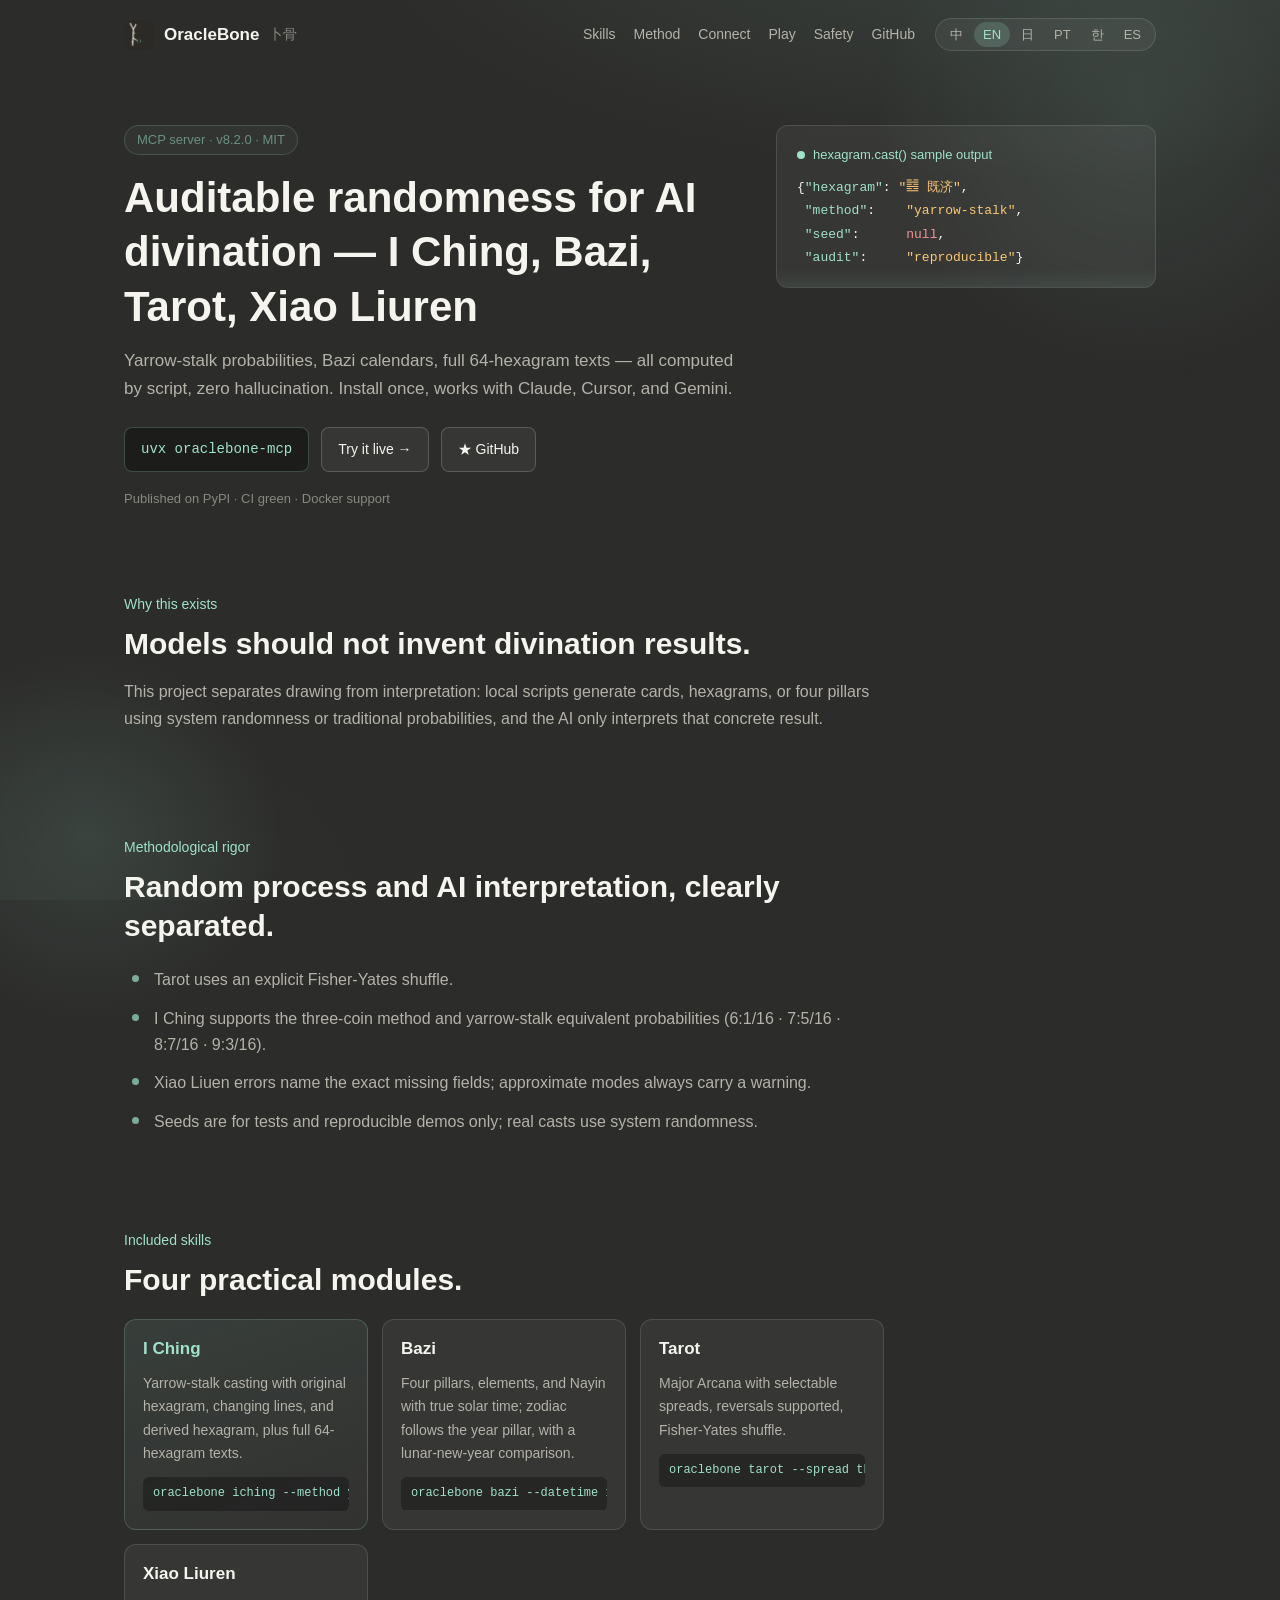
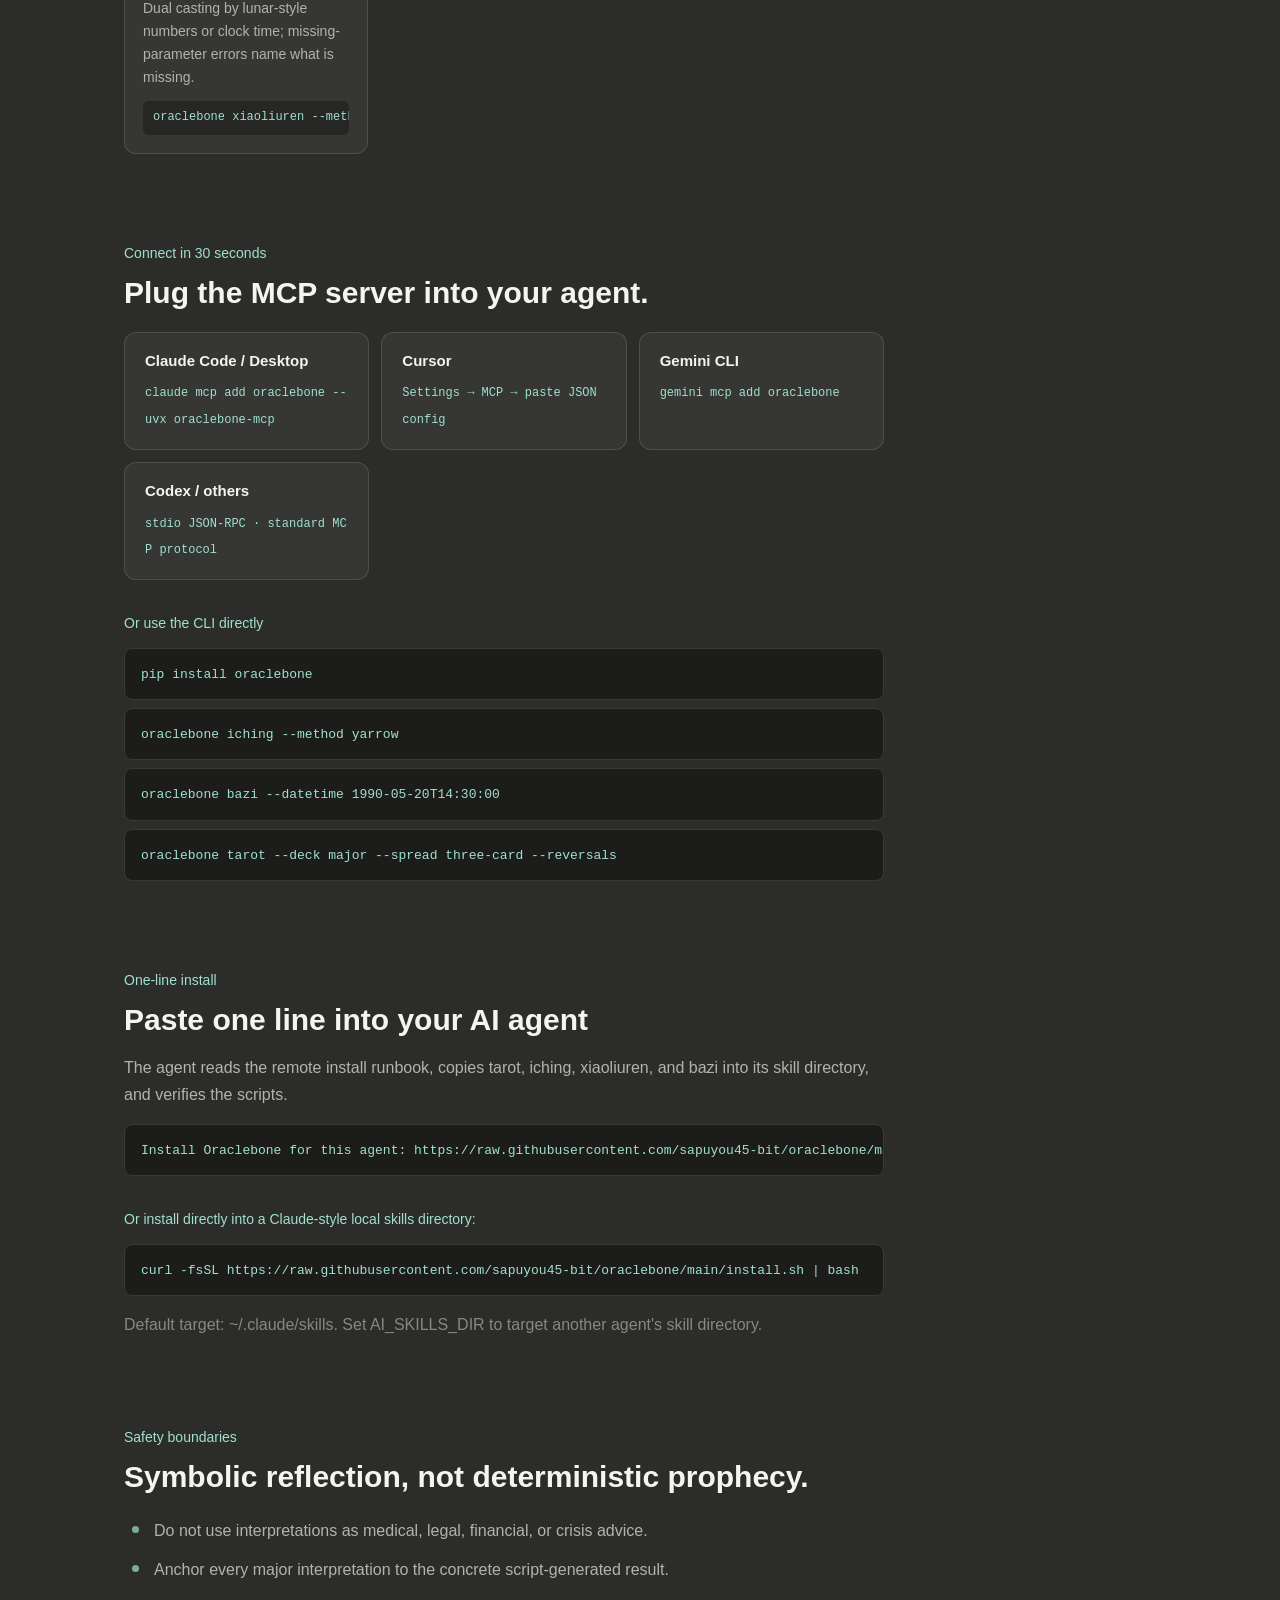
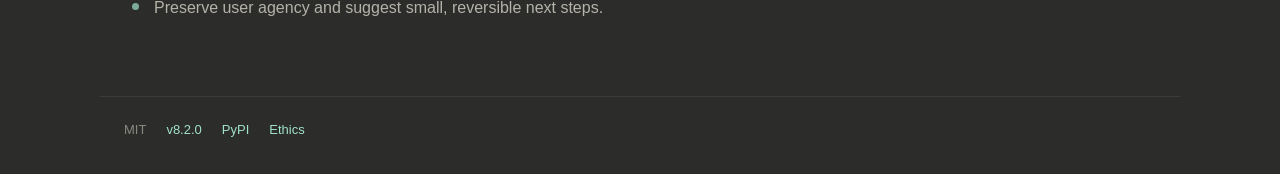
<file: docs/index.html>
<!doctype html>
<html lang="zh-CN">
  <head>
    <meta charset="utf-8">
    <meta name="viewport" content="width=device-width, initial-scale=1">
    <meta name="color-scheme" content="dark">
    <title>OracleBone 卜骨 — 让 AI 用可审计的随机性占卜</title>
    <meta name="description" content="给 AI agent 使用的直接、实用占卜技能集：周易、八字、塔罗、小六壬。脚本计算，零幻觉。">
    <link rel="icon" type="image/svg+xml" href="./assets/icon.svg">
    <link rel="apple-touch-icon" href="./assets/apple-touch-icon.png">
    <link rel="stylesheet" href="./styles.css">
  </head>
  <body>
    <header class="site-header">
      <a class="brand" href="#top">
        <img class="brand-mark" src="./assets/icon-512.png" alt="" width="30" height="30">
        <span class="brand-name">OracleBone</span>
        <span class="brand-sub">卜骨</span>
      </a>
      <nav class="top-nav">
        <a href="#skills" data-i18n="nav.skills">技能</a>
        <a href="#rigor" data-i18n="nav.rigor">方法</a>
        <a href="#connect" data-i18n="nav.connect">接入</a>
        <a href="./demo.html" data-i18n="nav.play">试玩</a>
        <a href="#safety" data-i18n="nav.safety">边界</a>
        <a href="https://github.com/sapuyou45-bit/oraclebone">GitHub</a>
      </nav>
      <div class="lang-switcher" role="group" aria-label="Language selector">
        <a href="?lang=zh" data-lang="zh" aria-pressed="true">中</a>
        <a href="?lang=en" data-lang="en" aria-pressed="false">EN</a>
        <a href="?lang=ja" data-lang="ja" aria-pressed="false">日</a>
        <a href="?lang=pt" data-lang="pt" aria-pressed="false">PT</a>
        <a href="?lang=ko" data-lang="ko" aria-pressed="false">한</a>
        <a href="?lang=es" data-lang="es" aria-pressed="false">ES</a>
      </div>
    </header>

    <main id="top">
      <section class="hero">
        <div class="hero-inner">
          <div class="hero-text">
            <p class="badge">MCP server · v8.2.0 · MIT</p>
            <h1 data-i18n="hero.title">让 AI 用可审计的随机性起卦、排盘、抽塔罗</h1>
            <p class="hero-copy" data-i18n="hero.copy">蓍草概率、八字历法、64 卦全文——全部脚本计算，零幻觉。一次安装，Claude、Cursor、Gemini 都能用。</p>
            <div class="hero-actions">
              <code class="install-chip">uvx oraclebone-mcp</code>
              <a class="btn" href="./demo.html" data-i18n="hero.play">在线试玩 →</a>
              <a class="btn" href="https://github.com/sapuyou45-bit/oraclebone">★ GitHub</a>
            </div>
            <p class="hero-note" data-i18n="hero.note">PyPI 已发布 · CI 全绿 · Docker 支持</p>
          </div>
          <div class="glass-card json-card">
            <p class="card-label"><span class="dot"></span><span data-i18n="hero.jsonLabel">hexagram.cast() 输出示例</span></p>
            <pre>{<span class="j-k">"hexagram"</span>: <span class="j-s">"䷾ 既济"</span>,
 <span class="j-k">"method"</span>:    <span class="j-s">"yarrow-stalk"</span>,
 <span class="j-k">"seed"</span>:      <span class="j-n">null</span>,
 <span class="j-k">"audit"</span>:     <span class="j-s">"reproducible"</span>}</pre>
          </div>
        </div>
      </section>

      <section class="section intro">
        <p class="section-label" data-i18n="intro.label">为什么做这个</p>
        <h2 data-i18n="intro.title">模型不应该自己编出占卜结果。</h2>
        <p data-i18n="intro.copy">本项目把抽取与解释分开：本地脚本用系统随机或传统概率生成牌面、卦象或四柱，AI 只基于这个具体结果进行解读。</p>
      </section>

      <section class="section" id="rigor">
        <p class="section-label" data-i18n="rigor.label">方法论严谨性</p>
        <h2 data-i18n="rigor.title">随机过程和 AI 解读清楚分开。</h2>
        <ul class="check-list">
          <li data-i18n="rigor.item1">塔罗使用显式 Fisher-Yates 洗牌。</li>
          <li data-i18n="rigor.item2">易经支持三枚硬币法与蓍草等价概率（6:1/16 · 7:5/16 · 8:7/16 · 9:3/16）。</li>
          <li data-i18n="rigor.item3">小六壬缺参数时报错会点名缺失字段；近似模式必带 warning。</li>
          <li data-i18n="rigor.item4">seed 只用于测试和可复现 demo，正常占卜走系统随机。</li>
        </ul>
      </section>

      <section class="section" id="skills">
        <p class="section-label" data-i18n="skills.label">已包含技能</p>
        <h2 data-i18n="skills.title">四个实用模块。</h2>
        <div class="skill-grid">
          <article class="skill-card featured">
            <h3 data-i18n="skills.iching.title">周易</h3>
            <p data-i18n="skills.iching.copy">蓍草法起卦，输出本卦、变爻与之卦，附 64 卦全文。</p>
            <code>oraclebone iching --method yarrow</code>
          </article>
          <article class="skill-card">
            <h3 data-i18n="skills.bazi.title">八字</h3>
            <p data-i18n="skills.bazi.copy">真太阳时排四柱、五行、纳音；生肖按年柱口径，另附农历口径对照。</p>
            <code>oraclebone bazi --datetime 1990-05-20T14:30</code>
          </article>
          <article class="skill-card">
            <h3 data-i18n="skills.tarot.title">塔罗</h3>
            <p data-i18n="skills.tarot.copy">大阿卡纳，牌阵可选，支持逆位，Fisher-Yates 洗牌。</p>
            <code>oraclebone tarot --spread three-card --reversals</code>
          </article>
          <article class="skill-card">
            <h3 data-i18n="skills.xiaoliuren.title">小六壬</h3>
            <p data-i18n="skills.xiaoliuren.copy">农历数字或公历时间双起卦法，缺参报错直接指出缺什么。</p>
            <code>oraclebone xiaoliuren --method numbers --month 3 --day 12 --hour 7</code>
          </article>
        </div>
      </section>

      <section class="section" id="connect">
        <p class="section-label" data-i18n="mcp.label">30 秒接入</p>
        <h2 data-i18n="mcp.title">把 MCP server 接到你的 Agent。</h2>
        <div class="mcp-grid">
          <div class="glass-card">
            <h3 data-i18n="mcp.claude">Claude Code / Desktop</h3>
            <code>claude mcp add oraclebone -- uvx oraclebone-mcp</code>
          </div>
          <div class="glass-card">
            <h3>Cursor</h3>
            <code data-i18n="mcp.cursorHint">Settings → MCP → 粘贴 JSON 配置</code>
          </div>
          <div class="glass-card">
            <h3>Gemini CLI</h3>
            <code>gemini mcp add oraclebone</code>
          </div>
          <div class="glass-card">
            <h3 data-i18n="mcp.others">Codex / 其他</h3>
            <code data-i18n="mcp.othersHint">stdio JSON-RPC · 标准 MCP 协议</code>
          </div>
        </div>
        <p class="section-label cli-label" data-i18n="cli.label">或者直接用 CLI</p>
        <div class="command-list">
          <pre><code>pip install oraclebone</code></pre>
          <pre><code>oraclebone iching --method yarrow</code></pre>
          <pre><code>oraclebone bazi --datetime 1990-05-20T14:30:00</code></pre>
          <pre><code>oraclebone tarot --deck major --spread three-card --reversals</code></pre>
        </div>
      </section>

      <section class="section" id="install">
        <p class="section-label" data-i18n="install.label">一键安装</p>
        <h2 data-i18n="install.title">把一句话发给你的 AI agent。</h2>
        <p data-i18n="install.copy">agent 会读取远程安装说明，把 tarot、iching、xiaoliuren、bazi 复制到 skill 目录，并验证脚本。</p>
        <div class="command-list">
          <pre><code>Install Oraclebone for this agent: https://raw.githubusercontent.com/sapuyou45-bit/oraclebone/main/docs/install.md</code></pre>
        </div>
        <p class="section-label cli-label" data-i18n="install.shellCopy">也可以直接装到 Claude 风格的本地 skills 目录：</p>
        <div class="command-list">
          <pre><code>curl -fsSL https://raw.githubusercontent.com/sapuyou45-bit/oraclebone/main/install.sh | bash</code></pre>
        </div>
        <p class="hero-note" data-i18n="install.target">默认目标：~/.claude/skills。设置 AI_SKILLS_DIR 可安装到其他 agent 的 skill 目录。</p>
      </section>

      <section class="section" id="safety">
        <p class="section-label" data-i18n="safety.label">安全边界</p>
        <h2 data-i18n="safety.title">象征性反思，不是确定性预言。</h2>
        <ul class="check-list">
          <li data-i18n="safety.item1">不要把解读用作医疗、法律、金融或危机处置建议。</li>
          <li data-i18n="safety.item2">每个主要解释都要回到脚本生成的具体结果。</li>
          <li data-i18n="safety.item3">保留用户自主性，并给出小而可逆的下一步。</li>
        </ul>
      </section>
    </main>

    <footer class="site-footer">
      <span>MIT</span>
      <a href="https://github.com/sapuyou45-bit/oraclebone/releases/tag/v8.2.0">v8.2.0</a>
      <a href="https://pypi.org/project/oraclebone/">PyPI</a>
      <a href="https://github.com/sapuyou45-bit/oraclebone/blob/main/ETHICS.md" data-i18n="footer.ethics">伦理说明</a>
    </footer>

    <script src="./app.js"></script>
  </body>
</html>
</file>
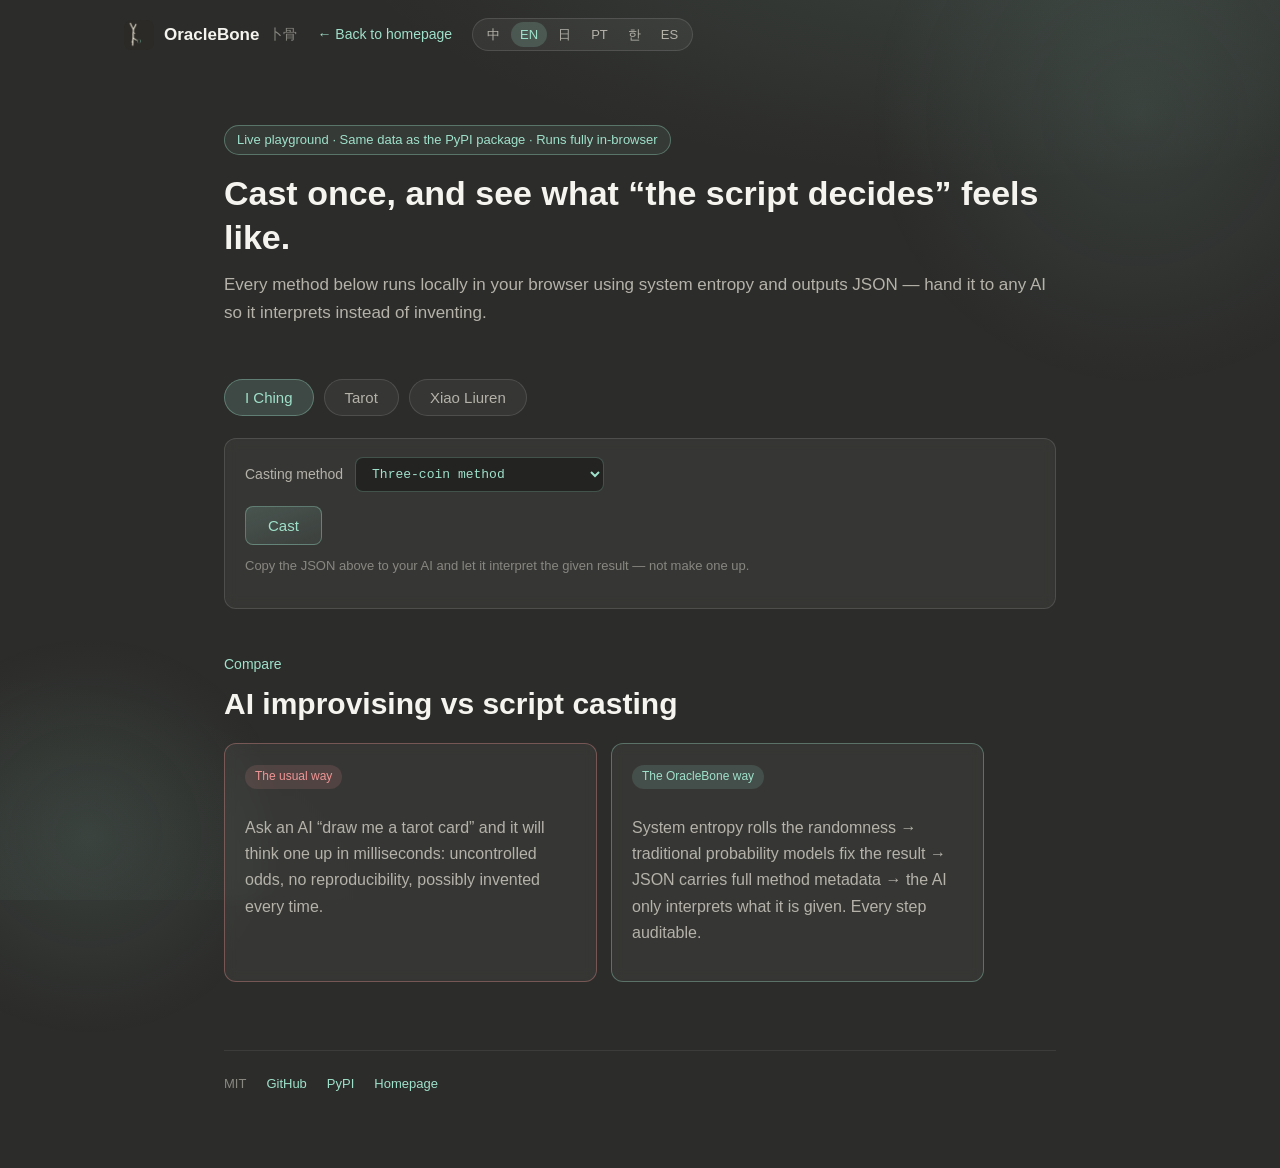
<file: docs/demo.html>
<!doctype html>
<html lang="zh-CN">
<head>
<meta charset="utf-8">
<meta name="viewport" content="width=device-width, initial-scale=1">
<meta name="color-scheme" content="dark">
<title>OracleBone 在线试玩 — 浏览器里直接起卦</title>
<meta name="description" content="在浏览器里体验 OracleBone 的可审计起卦：周易、塔罗、小六壬。脚本计算，结果可复制给任意 AI 解读。">
<link rel="icon" type="image/svg+xml" href="./assets/icon.svg">
<link rel="stylesheet" href="./styles.css">
<style>
  .demo-wrap { max-width: 880px; margin: 0 auto; padding: 0 24px 40px; }
  .tabs { display: flex; gap: 10px; margin: 20px 0 22px; flex-wrap: wrap; }
  .tab {
    padding: 9px 20px; border-radius: 99px; cursor: pointer;
    border: 1px solid var(--glass-border); background: var(--glass);
    color: var(--ink-2); font-size: 15px; font-family: var(--sans);
    transition: all .25s ease;
  }
  .tab[aria-selected="true"] { background: rgba(159,225,203,.16); border-color: var(--teal-dim); color: var(--teal); }
  .panel { display: none; }
  .panel.active { display: block; }
  .opt-row { display: flex; gap: 12px; align-items: center; flex-wrap: wrap; margin-bottom: 14px; }
  .opt-row label { font-size: 14px; color: var(--ink-2); }
  select, input[type="text"] {
    background: rgba(0,0,0,.35); color: var(--teal); border: 1px solid rgba(159,225,203,.25);
    border-radius: 8px; padding: 8px 12px; font-family: var(--mono); font-size: 13px;
  }
  .cast-btn {
    padding: 10px 22px; border-radius: 8px; cursor: pointer; font-size: 15px;
    border: 1px solid var(--teal-dim); background: linear-gradient(160deg, rgba(159,225,203,.18), rgba(159,225,203,.06));
    color: var(--teal); font-family: var(--sans); transition: transform .2s ease, box-shadow .2s ease;
  }
  .cast-btn:hover { transform: translateY(-2px); box-shadow: 0 10px 26px rgba(159,225,203,.12); }
  .out-card { margin-top: 18px; }
  .out-card pre { font-family: var(--mono); font-size: 13px; line-height: 1.8; color: var(--ink); overflow-x: auto; white-space: pre-wrap; }
  .hx-display { font-size: 44px; color: #FAC775; margin-right: 12px; vertical-align: middle; }
  .copy-hint { margin-top: 10px; font-size: 13px; color: var(--ink-3); }
  .vs-grid { display: grid; grid-template-columns: repeat(auto-fit, minmax(260px, 1fr)); gap: 14px; margin-top: 20px; }
  .vs-bad { border-color: rgba(240,149,149,.35); }
  .vs-good { border-color: rgba(159,225,203,.35); }
  .vs-tag { font-size: 12px; padding: 2px 10px; border-radius: 99px; display: inline-block; margin-bottom: 10px; }
  .vs-bad .vs-tag { background: rgba(240,149,149,.14); color: #F09595; }
  .vs-good .vs-tag { background: rgba(159,225,203,.14); color: var(--teal); }
  .back-link { font-size: 14px; }
</style>
</head>
<body>
<header class="site-header">
  <a class="brand" href="./index.html">
    <img class="brand-mark" src="./assets/icon-512.png" alt="" width="30" height="30">
    <span class="brand-name">OracleBone</span>
    <span class="brand-sub">卜骨</span>
  </a>
  <a class="back-link" href="./index.html" data-i18n="demo.back">← 返回主页</a>
  <div class="lang-switcher" role="group" aria-label="Language selector">
    <a href="?lang=zh" data-lang="zh" aria-pressed="true">中</a>
    <a href="?lang=en" data-lang="en" aria-pressed="false">EN</a>
    <a href="?lang=ja" data-lang="ja" aria-pressed="false">日</a>
    <a href="?lang=pt" data-lang="pt" aria-pressed="false">PT</a>
    <a href="?lang=ko" data-lang="ko" aria-pressed="false">한</a>
    <a href="?lang=es" data-lang="es" aria-pressed="false">ES</a>
  </div>
</header>

<main class="demo-wrap" id="top">
  <section class="hero" style="padding-bottom:8px;">
    <p class="badge" data-i18n="demo.badge">在线试玩 · 与 PyPI 包同源数据 · 纯浏览器计算</p>
    <h1 style="font-size:clamp(24px,4vw,34px);" data-i18n="demo.title">先起一卦，看看「脚本出结果」是什么感觉。</h1>
    <p class="hero-copy" data-i18n="demo.copy">下面所有占法都在你的浏览器本地运行，随机数来自系统熵池，结果以 JSON 输出——复制给任何 AI，让它只解读、不编造。</p>
  </section>

  <div class="tabs" role="tablist">
    <button class="tab" role="tab" aria-selected="true" data-panel="p-iching" data-i18n="tab.iching">周易起卦</button>
    <button class="tab" role="tab" aria-selected="false" data-panel="p-tarot" data-i18n="tab.tarot">塔罗抽牌</button>
    <button class="tab" role="tab" aria-selected="false" data-panel="p-xlr" data-i18n="tab.xlr">小六壬</button>
  </div>

  <section class="panel active" id="p-iching">
    <div class="glass-card">
      <div class="opt-row">
        <label for="ic-method" data-i18n="iching.methodLabel">起卦方法</label>
        <select id="ic-method">
          <option value="coins" data-i18n="iching.coins">三枚硬币法</option>
          <option value="yarrow" data-i18n="iching.yarrow">蓍草等价概率</option>
        </select>
      </div>
      <button class="cast-btn" id="ic-cast" data-i18n="iching.cast">起卦</button>
      <div class="glass-card out-card" id="ic-out" hidden>
        <pre id="ic-pre"></pre>
      </div>
      <p class="copy-hint" data-i18n="common.hint">把上面的 JSON 复制给你的 AI，让它基于这个结果解读——而不是让它自己编。</p>
    </div>
  </section>

  <section class="panel" id="p-tarot">
    <div class="glass-card">
      <div class="opt-row">
        <label><input type="checkbox" id="tt-reverse"> <span data-i18n="tarot.reversals">允许逆位</span></label>
      </div>
      <button class="cast-btn" id="tt-cast" data-i18n="tarot.cast">抽三张牌（过去·现在·未来）</button>
      <div class="glass-card out-card" id="tt-out" hidden>
        <pre id="tt-pre"></pre>
      </div>
      <p class="copy-hint" data-i18n="common.hint2">Fisher-Yates 洗牌 · 系统随机 · 结果可复现审计</p>
    </div>
  </section>

  <section class="panel" id="p-xlr">
    <div class="glass-card">
      <div class="opt-row">
        <label for="xlr-n1" data-i18n="xlr.numbersLabel">三个数字（月·日·时 或 随意三数）</label>
        <input type="text" id="xlr-n1" size="3" value="3">
        <input type="text" id="xlr-n2" size="3" value="12">
        <input type="text" id="xlr-n3" size="3" value="7">
      </div>
      <button class="cast-btn" id="xlr-cast" data-i18n="xlr.cast">起课</button>
      <div class="glass-card out-card" id="xlr-out" hidden>
        <pre id="xlr-pre"></pre>
      </div>
      <p class="copy-hint" data-i18n="common.hint">把上面的 JSON 复制给你的 AI，让它基于这个结果解读——而不是让它自己编。</p>
    </div>
  </section>

  <section class="section" id="vs">
    <p class="section-label" data-i18n="vs.label">对比一下</p>
    <h2 data-i18n="vs.title">AI 瞎编 vs 脚本起卦</h2>
    <div class="vs-grid">
      <div class="glass-card vs-bad">
        <span class="vs-tag" data-i18n="vs.badTag">常见做法</span>
        <p data-i18n="vs.badCopy">直接问 AI「帮我抽一张塔罗」——它会在几毫秒内“想”出一张牌，概率不受控、无法复现、每次答案都可能是编的。</p>
      </div>
      <div class="glass-card vs-good">
        <span class="vs-tag" data-i18n="vs.goodTag">OracleBone 的做法</span>
        <p data-i18n="vs.goodCopy">系统熵池出随机数 → 传统概率模型定卦象 → JSON 带完整方法元数据 → AI 只负责解读既定结果。每一步都可审计。</p>
      </div>
    </div>
  </section>

  <footer class="site-footer" style="max-width:none;padding-left:0;padding-right:0;">
    <span>MIT</span>
    <a href="https://github.com/sapuyou45-bit/oraclebone">GitHub</a>
    <a href="https://pypi.org/project/oraclebone/">PyPI</a>
    <a href="./index.html" data-i18n="footer.home">项目主页</a>
  </footer>
</main>

<script src="./demo.js"></script>
</body>
</html>
</file>
<file: docs/styles.css>
:root {
  --bg: #2C2C2A;
  --bg-deep: #232321;
  --ink: #F5F4EE;
  --ink-2: #B4B2A9;
  --ink-3: #888780;
  --teal: #9FE1CB;
  --teal-dim: rgba(159, 225, 203, 0.35);
  --glass: rgba(255, 255, 255, 0.05);
  --glass-border: rgba(255, 255, 255, 0.12);
  --mono: "SF Mono", Menlo, Consolas, monospace;
  --sans: -apple-system, "Helvetica Neue", "PingFang SC", "Hiragino Sans", "Noto Sans", sans-serif;
  --radius: 12px;
}

* { box-sizing: border-box; }

html { scroll-behavior: smooth; }

body {
  margin: 0;
  font-family: var(--sans);
  font-size: 16px;
  line-height: 1.65;
  color: var(--ink-2);
  background:
    radial-gradient(ellipse 90% 50% at 80% -10%, rgba(159, 225, 203, 0.12), transparent 60%),
    radial-gradient(ellipse 55% 40% at -5% 100%, rgba(159, 225, 203, 0.05), transparent 65%),
    var(--bg);
  background-attachment: fixed;
}

h1, h2, h3 { color: var(--ink); font-weight: 600; line-height: 1.3; margin: 0 0 12px; }
h1 { font-size: clamp(28px, 5vw, 42px); }
h2 { font-size: clamp(22px, 3.5vw, 30px); }
h3 { font-size: 17px; }

a { color: var(--teal); text-decoration: none; }
a:hover { text-decoration: underline; }

code { font-family: var(--mono); }

.site-header {
  display: flex;
  align-items: center;
  gap: 20px;
  max-width: 1080px;
  margin: 0 auto;
  padding: 18px 24px;
  flex-wrap: wrap;
}

.brand { display: flex; align-items: center; gap: 10px; color: var(--ink); font-weight: 600; font-size: 17px; }
.brand:hover { text-decoration: none; }
.brand-mark { border-radius: 8px; }
.brand-sub { color: var(--ink-3); font-weight: 400; font-size: 14px; }

.top-nav { display: flex; gap: 18px; margin-left: auto; }
.top-nav a { color: var(--ink-2); font-size: 14px; }
.top-nav a:hover { color: var(--teal); text-decoration: none; }

.lang-switcher {
  display: flex;
  gap: 2px;
  padding: 3px 5px;
  border: 1px solid var(--glass-border);
  border-radius: 99px;
  background: var(--glass);
}
.lang-switcher a {
  padding: 2px 9px;
  border-radius: 99px;
  font-size: 13px;
  color: var(--ink-2);
}
.lang-switcher a:hover { color: var(--teal); text-decoration: none; }
.lang-switcher a[aria-pressed="true"] {
  background: rgba(159, 225, 203, 0.18);
  color: var(--teal);
}

main { max-width: 1080px; margin: 0 auto; padding: 0 24px; }

.hero { padding: 56px 0 40px; }
.hero-inner { display: flex; gap: 36px; align-items: flex-start; }
.hero-text { flex: 1.15; min-width: 0; }

.badge {
  display: inline-block;
  margin: 0 0 16px;
  padding: 3px 12px;
  border: 1px solid var(--teal-dim);
  border-radius: 99px;
  background: rgba(159, 225, 203, 0.08);
  color: var(--teal);
  font-size: 13px;
}

.hero-copy { font-size: 17px; margin: 0 0 24px; }

.hero-actions { display: flex; gap: 12px; align-items: center; flex-wrap: wrap; }

.install-chip {
  padding: 10px 16px;
  border: 1px solid rgba(159, 225, 203, 0.25);
  border-radius: 8px;
  background: rgba(0, 0, 0, 0.35);
  color: var(--teal);
  font-size: 14px;
}

.btn {
  padding: 10px 16px;
  border: 1px solid rgba(255, 255, 255, 0.18);
  border-radius: 8px;
  background: var(--glass);
  color: var(--ink);
  font-size: 14px;
}
.btn:hover { border-color: var(--teal-dim); text-decoration: none; }

a:focus-visible,
.btn:focus-visible,
.lang-switcher a:focus-visible {
  outline: 2px solid var(--teal);
  outline-offset: 2px;
  border-radius: 6px;
}

.hero-note { margin: 16px 0 0; color: var(--ink-3); font-size: 13px; }

.glass-card {
  background: var(--glass);
  border: 1px solid var(--glass-border);
  border-radius: var(--radius);
  padding: 18px 20px;
  backdrop-filter: blur(6px);
  -webkit-backdrop-filter: blur(6px);
}

.json-card { flex: 1; min-width: 260px; max-width: 380px; }
.card-label { display: flex; align-items: center; gap: 8px; margin: 0 0 10px; color: var(--teal); font-size: 13px; }
.card-label .dot { width: 8px; height: 8px; border-radius: 50%; background: var(--teal); flex-shrink: 0; }
.json-card pre {
  margin: 0;
  font-family: var(--mono);
  font-size: 13px;
  line-height: 1.8;
  color: var(--ink);
  overflow-x: auto;
}
.j-k { color: var(--teal); }
.j-s { color: #FAC775; }
.j-n { color: #F09595; }

.section { padding: 44px 0; max-width: 760px; }
.section-label { color: var(--teal); font-size: 14px; margin: 0 0 8px; }
.section > p:not(.section-label):not(.cli-label) { font-size: 16px; }

.check-list { margin: 16px 0 0; padding: 0 0 0 4px; list-style: none; }
.check-list li { padding: 6px 0 6px 26px; position: relative; }
.check-list li::before {
  content: "";
  position: absolute;
  left: 4px;
  top: 14px;
  width: 7px;
  height: 7px;
  border-radius: 50%;
  background: var(--teal);
  opacity: 0.7;
}

.skill-grid {
  display: grid;
  grid-template-columns: repeat(auto-fit, minmax(230px, 1fr));
  gap: 14px;
  margin-top: 20px;
}

.skill-card {
  background: var(--glass);
  border: 1px solid var(--glass-border);
  border-radius: var(--radius);
  padding: 18px;
}
.skill-card p { font-size: 14px; margin: 0 0 12px; }
.skill-card code {
  display: block;
  font-size: 12px;
  color: var(--teal);
  background: rgba(0, 0, 0, 0.3);
  border-radius: 6px;
  padding: 7px 10px;
  overflow-x: auto;
  white-space: nowrap;
}
.skill-card.featured {
  background: linear-gradient(160deg, rgba(159, 225, 203, 0.10), rgba(255, 255, 255, 0.03));
  border-color: rgba(159, 225, 203, 0.22);
}
.skill-card.featured h3 { color: var(--teal); }

.mcp-grid {
  display: grid;
  grid-template-columns: repeat(auto-fit, minmax(230px, 1fr));
  gap: 12px;
  margin-top: 20px;
}
.mcp-grid h3 { font-size: 15px; margin: 0 0 8px; }
.mcp-grid code { font-size: 12px; color: var(--teal); word-break: break-all; }

.cli-label { margin-top: 32px; }

.command-list { margin-top: 12px; display: grid; gap: 8px; }
.command-list pre {
  margin: 0;
  padding: 12px 16px;
  background: rgba(0, 0, 0, 0.35);
  border: 1px solid var(--glass-border);
  border-radius: 8px;
  overflow-x: auto;
}
.command-list code { font-size: 13px; color: var(--teal); }

.site-footer {
  display: flex;
  gap: 20px;
  align-items: center;
  max-width: 1080px;
  margin: 24px auto 0;
  padding: 22px 24px 34px;
  border-top: 1px solid rgba(255, 255, 255, 0.08);
  color: var(--ink-3);
  font-size: 13px;
}

@media (prefers-reduced-motion: reduce) {
  html { scroll-behavior: auto; }
  * { transition: none !important; animation: none !important; }
}

@media (max-width: 760px) {
  .hero-inner { flex-direction: column; }
  .json-card { max-width: none; width: 100%; }
  .top-nav { margin-left: 0; }
  .site-header { gap: 12px; }
}

/* ---- motion & glow layer (gated by prefers-reduced-motion) ---- */
@media (prefers-reduced-motion: no-preference) {
  @keyframes rise {
    from { opacity: 0; transform: translateY(16px); }
    to   { opacity: 1; transform: none; }
  }
  @keyframes floaty {
    0%, 100% { transform: translate3d(0, 0, 0) scale(1); }
    50%      { transform: translate3d(0, -26px, 0) scale(1.06); }
  }
  @keyframes breathe {
    0%, 100% { opacity: 0.55; }
    50%      { opacity: 1; }
  }
  @keyframes scanline {
    from { top: -18%; }
    to   { top: 118%; }
  }

  body::before,
  body::after {
    content: "";
    position: fixed;
    border-radius: 50%;
    pointer-events: none;
    z-index: -1;
    background: radial-gradient(circle, rgba(159, 225, 203, 0.10), transparent 65%);
    animation: floaty 14s ease-in-out infinite;
  }
  body::before { width: 46vw; height: 46vw; top: -14vw; right: -12vw; }
  body::after  { width: 34vw; height: 34vw; bottom: -12vw; left: -10vw; animation-duration: 18s; animation-direction: reverse; }

  .hero-text > * { animation: rise 0.7s cubic-bezier(.2,.7,.3,1) both; }
  .hero-text .badge      { animation-delay: 0.05s; }
  .hero-text h1          { animation-delay: 0.12s; }
  .hero-text .hero-copy  { animation-delay: 0.20s; }
  .hero-actions          { animation-delay: 0.28s; }
  .hero-text .hero-note  { animation-delay: 0.36s; }
  .json-card             { animation: rise 0.8s 0.30s cubic-bezier(.2,.7,.3,1) both; }

  .json-card { position: relative; overflow: hidden; }
  .json-card::after {
    content: "";
    position: absolute;
    left: 0;
    width: 100%;
    height: 22%;
    background: linear-gradient(180deg, transparent, rgba(159, 225, 203, 0.08), transparent);
    animation: scanline 4.5s linear infinite;
    pointer-events: none;
  }

  .badge { animation-name: rise, breathe; animation-duration: 0.7s, 5s; animation-delay: 0.05s, 1s; animation-iteration-count: 1, infinite; }

  .reveal-init { opacity: 0; transform: translateY(18px); transition: opacity 0.6s ease, transform 0.6s cubic-bezier(.2,.7,.3,1); }
  .reveal-in   { opacity: 1; transform: none; }
}

.glass-card {
  transition: transform 0.35s ease, border-color 0.35s ease, box-shadow 0.35s ease;
}
@media (hover: hover) {
  .glass-card:hover {
    transform: translateY(-3px);
    border-color: rgba(159, 225, 203, 0.35);
    box-shadow: 0 14px 38px rgba(0, 0, 0, 0.35), inset 0 1px 0 rgba(255, 255, 255, 0.06);
  }
}

.top-nav a { position: relative; }
.top-nav a::after {
  content: "";
  position: absolute;
  left: 0;
  bottom: -4px;
  width: 100%;
  height: 1.5px;
  background: var(--teal);
  transform: scaleX(0);
  transform-origin: left;
  transition: transform 0.25s ease;
}
.top-nav a:hover::after { transform: scaleX(1); }

@media (prefers-reduced-motion: no-preference) {
  body {
    transition: background-position 0.8s ease-out;
    background-position:
      calc(var(--gx, 0) * 42px) calc(var(--gy, 0) * 28px),
      calc(var(--gx, 0) * -24px) calc(var(--gy, 0) * -18px);
  }
}
</file>
